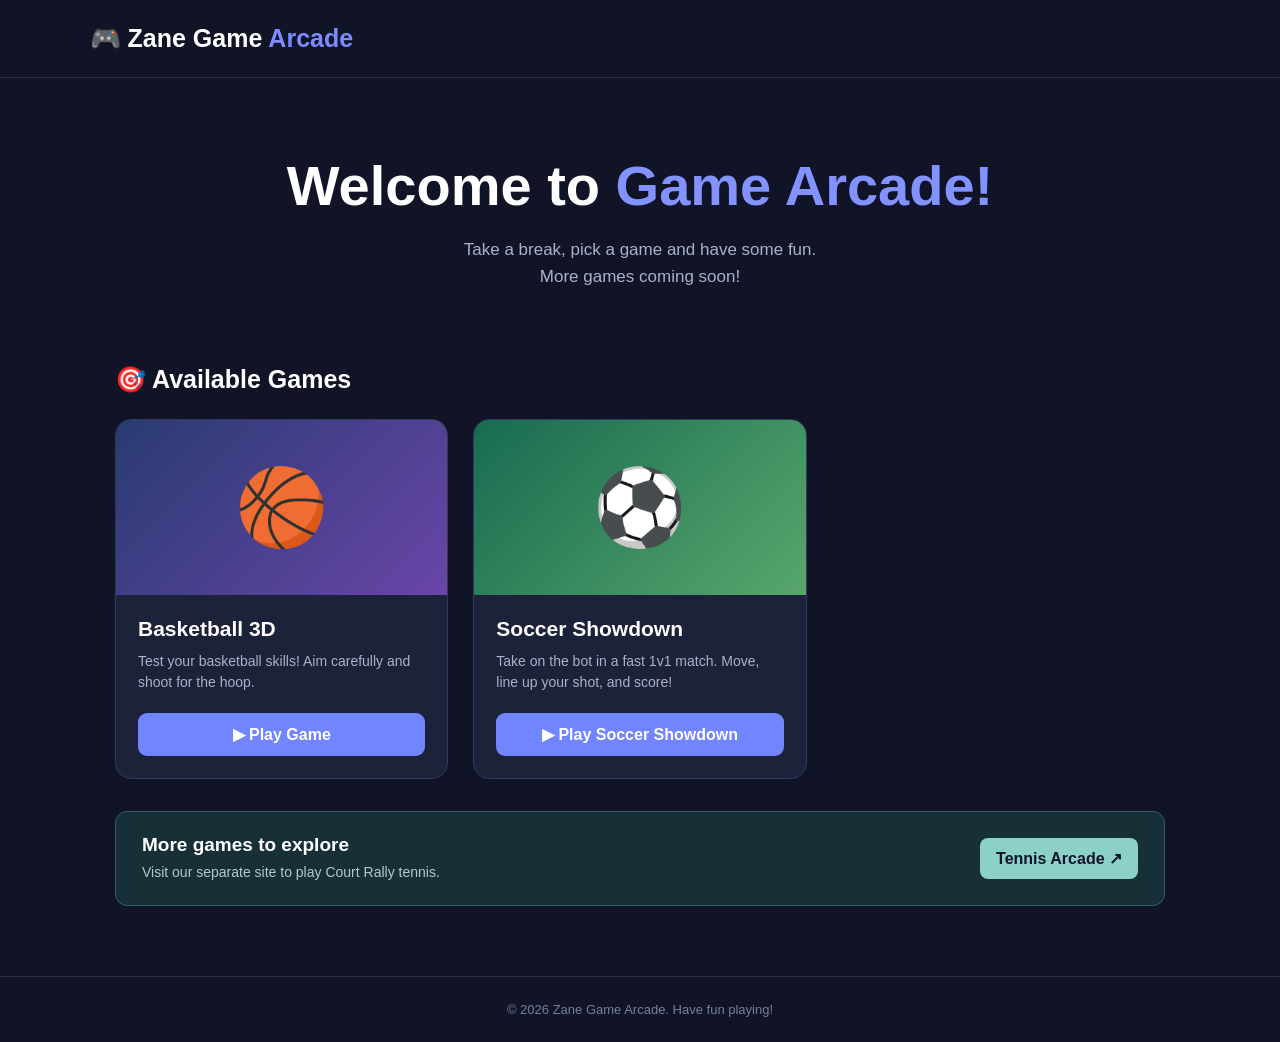
<file: index.html>
<!DOCTYPE html>
<html lang="en">
<head>
    <meta charset="UTF-8">
    <meta name="viewport" content="width=device-width, initial-scale=1.0">
    <meta name="theme-color" content="#101426">

    <title>Zane Game Arcade</title>
    <meta name="description" content="Play fun online games at Zane Game Arcade.">

    <style>
        * {
            box-sizing: border-box;
            margin: 0;
            padding: 0;
        }

        body {
            font-family: Arial, sans-serif;
            background: #101426;
            color: #ffffff;
            min-height: 100vh;
        }

        header {
            padding: 24px 7%;
            display: flex;
            justify-content: space-between;
            align-items: center;
            border-bottom: 1px solid #29304a;
        }

        .logo {
            font-size: 25px;
            font-weight: bold;
            color: #ffffff;
        }

        .logo span {
            color: #7c8cff;
        }

        .hero {
            text-align: center;
            padding: 75px 20px 55px;
        }

        .hero h1 {
            font-size: clamp(36px, 6vw, 56px);
            margin-bottom: 18px;
        }

        .hero h1 span {
            color: #8292ff;
        }

        .hero p {
            color: #aab1c8;
            font-size: 17px;
            line-height: 1.6;
        }

        .games {
            max-width: 1100px;
            margin: auto;
            padding: 20px 25px 70px;
        }

        .section-title {
            font-size: 25px;
            margin-bottom: 25px;
        }

        .game-grid {
            display: grid;
            grid-template-columns:
                repeat(auto-fill, minmax(260px, 1fr));
            gap: 25px;
        }

        .game-card {
            background: #1b223a;
            border: 1px solid #303a5a;
            border-radius: 16px;
            overflow: hidden;
            transition: transform 0.25s, border-color 0.25s;
        }

        .game-card:hover {
            transform: translateY(-7px);
            border-color: #8292ff;
        }

        .game-image {
            height: 175px;
            display: flex;
            align-items: center;
            justify-content: center;
            background: linear-gradient(135deg, #293b72, #6945a8);
            font-size: 75px;
        }

        .game-info {
            padding: 22px;
        }

        .game-info h3 {
            font-size: 21px;
            margin-bottom: 10px;
        }

        .game-info p {
            color: #aab1c8;
            font-size: 14px;
            line-height: 1.5;
            margin-bottom: 20px;
        }

        .play-button {
            display: block;
            text-align: center;
            background: #7185ff;
            color: white;
            padding: 12px;
            border-radius: 9px;
            text-decoration: none;
            font-weight: bold;
            transition: background 0.2s;
        }

        .play-button:hover {
            background: #536bfa;
        }

        .game-image--soccer {
            background: linear-gradient(135deg, #176b51, #58a66c);
        }

        .arcade-link {
            margin-top: 32px;
            padding: 22px 26px;
            display: flex;
            align-items: center;
            justify-content: space-between;
            gap: 20px;
            background: #172f36;
            border: 1px solid #32616a;
            border-radius: 12px;
        }

        .arcade-link h2 {
            font-size: 19px;
            margin-bottom: 6px;
        }

        .arcade-link p {
            color: #b7c8cb;
            font-size: 14px;
            line-height: 1.5;
        }

        .arcade-link a {
            flex-shrink: 0;
            color: #101426;
            background: #8bd1c7;
            padding: 11px 16px;
            border-radius: 8px;
            text-decoration: none;
            font-weight: bold;
            transition: background 0.2s;
        }

        .arcade-link a:hover {
            background: #a8e3da;
        }

        @media (max-width: 560px) {
            .arcade-link {
                align-items: flex-start;
                flex-direction: column;
            }
        }

        footer {
            text-align: center;
            padding: 25px;
            color: #777f9b;
            border-top: 1px solid #29304a;
            font-size: 13px;
        }

    </style>
</head>

<body>

    <header>
        <div class="logo">🎮 Zane Game <span>Arcade</span></div>
    </header>

    <section class="hero">
        <h1>Welcome to <span>Game Arcade!</span></h1>
        <p>
            Take a break, pick a game and have some fun.
            <br>
            More games coming soon!
        </p>
    </section>

    <main class="games">

        <h2 class="section-title">🎯 Available Games</h2>

        <div class="game-grid">

            <article class="game-card">

                <div class="game-image">
                    🏀
                </div>

                <div class="game-info">
                    <h3>Basketball 3D</h3>

                    <p>
                        Test your basketball skills!
                        Aim carefully and shoot for the hoop.
                    </p>

                    <a
                        href="/bbgjs/basketball3djs.html"
                        class="play-button">
                        ▶ Play Game
                    </a>
                </div>

            </article>

            <article class="game-card">
                <div class="game-image game-image--soccer" aria-hidden="true">
                    ⚽
                </div>

                <div class="game-info">
                    <h3>Soccer Showdown</h3>
                    <p>Take on the bot in a fast 1v1 match. Move, line up your shot, and score!</p>
                    <a href="soccer-showdown/index.html" class="play-button">
                        ▶ Play Soccer Showdown
                    </a>
                </div>
            </article>

        </div>

        <aside class="arcade-link" aria-labelledby="tennis-arcade-title">
            <div>
                <h2 id="tennis-arcade-title">More games to explore</h2>
                <p>Visit our separate site to play Court Rally tennis.</p>
            </div>
            <a href="https://tennisgame-3ff.pages.dev/">
                Tennis Arcade ↗
            </a>
        </aside>

    </main>

    <footer>
        © 2026 Zane Game Arcade. Have fun playing!
    </footer>

</body>
</html>
</file>
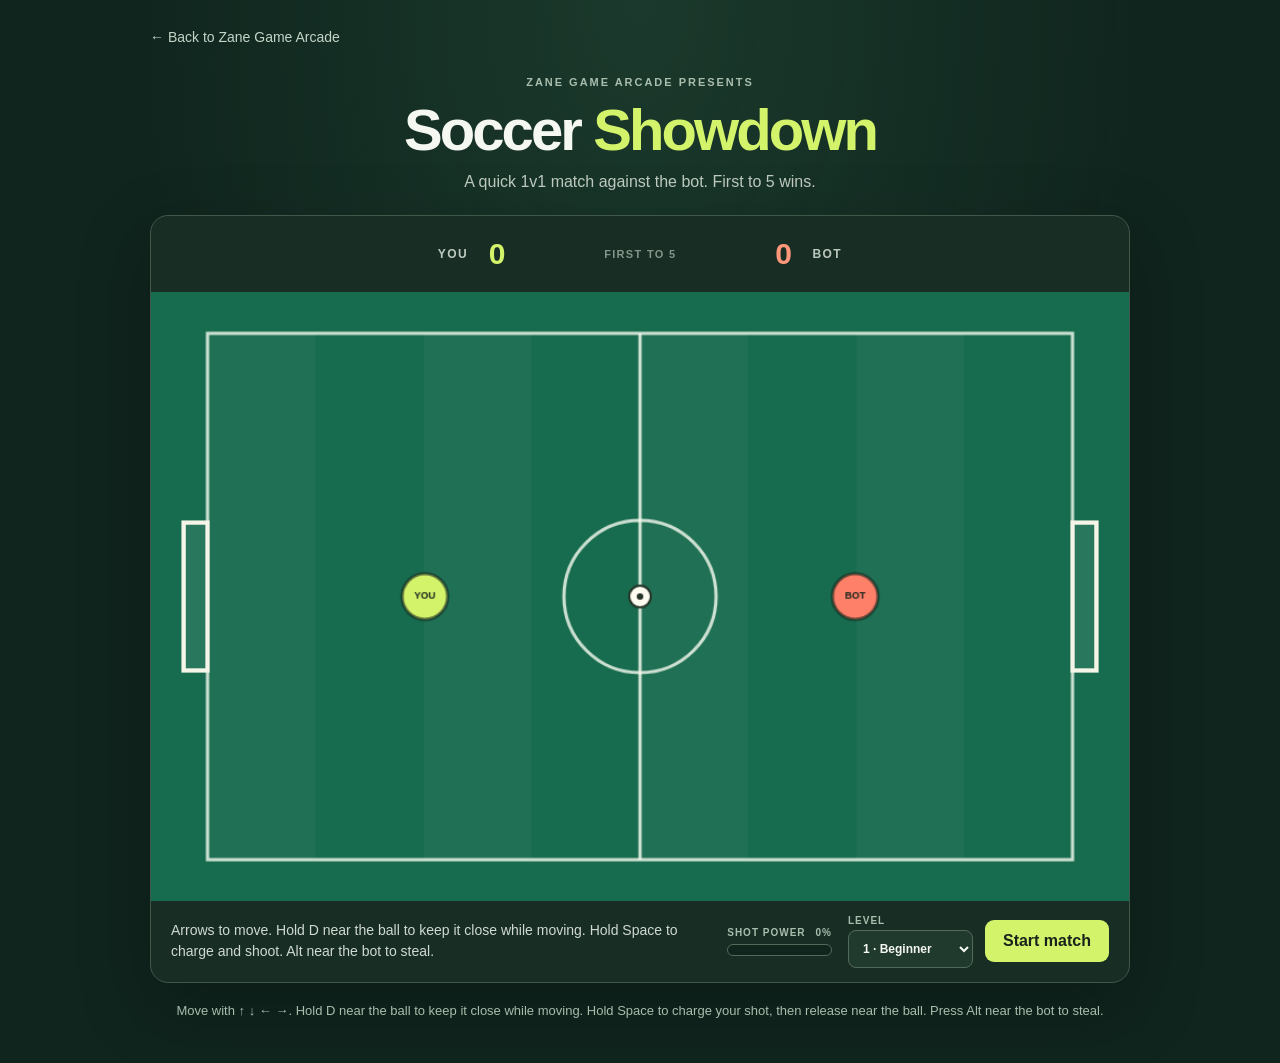
<file: soccer-showdown/index.html>
<!DOCTYPE html>
<html lang="en">
<head>
    <meta charset="UTF-8">
    <meta name="viewport" content="width=device-width, initial-scale=1.0">
    <meta name="theme-color" content="#10251e">
    <meta name="description" content="Play Soccer Showdown, a quick 1v1 soccer game against a bot.">
    <title>Soccer Showdown | Zane Game Arcade</title>
    <link rel="stylesheet" href="style.css">
    <script src="game.js" defer></script>
</head>
<body>
    <main class="page">
        <a class="back-link" href="../index.html">← Back to Zane Game Arcade</a>

        <header class="heading">
            <p class="eyebrow">ZANE GAME ARCADE PRESENTS</p>
            <h1>Soccer <span>Showdown</span></h1>
            <p class="tagline">A quick 1v1 match against the bot. First to 5 wins.</p>
        </header>

        <section class="game-panel" aria-label="Soccer Showdown game">
            <div class="scoreboard" aria-label="Score">
                <div class="score">
                    <span class="score-label">YOU</span>
                    <span id="player-score" class="score-value">0</span>
                </div>
                <div class="match-label">FIRST TO 5</div>
                <div class="score score--opponent">
                    <span class="score-label">BOT</span>
                    <span id="bot-score" class="score-value score-value--bot">0</span>
                </div>
            </div>

            <canvas id="pitch" width="900" height="560" tabindex="0"
                aria-label="Soccer pitch. Move with the arrow keys and hold D near the ball to dribble while moving. Hold Space to charge a shot and press Alt near the bot to steal.">
                Your browser does not support the canvas element.
            </canvas>

            <div class="game-controls">
                <p id="game-status" class="game-status" aria-live="polite">
                    Arrows to move. Hold D near the ball to keep it close while moving. Hold Space to charge and shoot. Alt near the bot to steal.
                </p>
                <div class="power-meter">
                    <div class="power-meter-labels">
                        <span>SHOT POWER</span>
                        <span id="power-value">0%</span>
                    </div>
                    <div id="power-track" class="power-track" role="progressbar"
                        aria-label="Shot power" aria-valuemin="0" aria-valuemax="100" aria-valuenow="0">
                        <div id="power-fill" class="power-fill"></div>
                    </div>
                </div>
                <div class="game-actions">
                    <label class="level-picker" for="level-select">
                        LEVEL
                        <select id="level-select" aria-label="Bot difficulty level">
                            <option value="1">1 · Beginner</option>
                            <option value="2">2 · Rookie</option>
                            <option value="3">3 · Pro</option>
                            <option value="4">4 · Expert</option>
                            <option value="5">5 · Elite</option>
                        </select>
                    </label>
                    <button id="start-button" class="start-button" type="button">Start match</button>
                </div>
            </div>
        </section>

        <p class="help-text">Move with ↑ ↓ ← →. Hold D near the ball to keep it close while moving. Hold Space to charge your shot, then release near the ball. Press Alt near the bot to steal.</p>
    </main>
</body>
</html>
</file>
<file: soccer-showdown/style.css>
:root {
    color-scheme: dark;
    font-family: Arial, sans-serif;
    background: #10251e;
    color: #f5f7f1;
    font-synthesis: none;
    text-rendering: optimizeLegibility;
}

* {
    box-sizing: border-box;
}

body {
    min-width: 320px;
    min-height: 100vh;
    margin: 0;
    background:
        radial-gradient(ellipse at 50% 0, rgba(52, 104, 76, 0.3), transparent 55%),
        #10251e;
}

button,
a {
    font: inherit;
}

.page {
    width: min(100% - 32px, 980px);
    margin: 0 auto;
    padding: 28px 0 42px;
}

.back-link {
    color: #c4d5c8;
    font-size: 14px;
    text-decoration: none;
}

.back-link:hover {
    color: #d3f36b;
}

.heading {
    padding: 30px 0 24px;
    text-align: center;
}

.eyebrow {
    margin: 0 0 8px;
    color: #a9bdad;
    font-size: 11px;
    font-weight: 700;
    letter-spacing: 0.18em;
}

h1 {
    margin: 0;
    font-size: clamp(38px, 8vw, 58px);
    letter-spacing: -0.05em;
}

h1 span {
    color: #d3f36b;
}

.tagline {
    margin: 10px 0 0;
    color: #bdc9bf;
}

.game-panel {
    overflow: hidden;
    border: 1px solid #40574a;
    border-radius: 18px;
    background: #182e25;
    box-shadow: 0 24px 70px rgba(0, 0, 0, 0.25);
}

.scoreboard {
    display: flex;
    min-height: 76px;
    align-items: center;
    justify-content: center;
    gap: clamp(24px, 9vw, 90px);
    padding: 10px 20px;
}

.score {
    display: flex;
    align-items: center;
    gap: 12px;
}

.score--opponent {
    flex-direction: row-reverse;
}

.score-label {
    color: #bdc9bf;
    font-size: 12px;
    font-weight: 700;
    letter-spacing: 0.12em;
}

.score-value {
    min-width: 34px;
    color: #d3f36b;
    font-size: 30px;
    font-weight: 700;
    text-align: center;
}

.score-value--bot {
    color: #ff987a;
}

.match-label {
    color: #849589;
    font-size: 11px;
    font-weight: 700;
    letter-spacing: 0.12em;
}

#pitch {
    display: block;
    width: 100%;
    height: auto;
    background: #24644d;
    outline: none;
}

#pitch:focus-visible {
    box-shadow: inset 0 0 0 3px #d3f36b;
}

.game-controls {
    display: flex;
    min-height: 78px;
    align-items: center;
    justify-content: space-between;
    gap: 16px;
    padding: 14px 20px;
}

.power-meter {
    flex: 1 1 150px;
    max-width: 220px;
}

.power-meter-labels {
    display: flex;
    justify-content: space-between;
    margin-bottom: 6px;
    color: #a9bdad;
    font-size: 10px;
    font-weight: 700;
    letter-spacing: 0.1em;
}

.power-track {
    overflow: hidden;
    height: 12px;
    border: 1px solid #536a5b;
    border-radius: 999px;
    background: #10251e;
}

.power-fill {
    width: 0;
    height: 100%;
    border-radius: inherit;
    background: linear-gradient(90deg, #d3f36b, #ffcb62, #ff8068);
    transition: width 0.04s linear;
}

.game-actions {
    display: flex;
    flex: 0 0 auto;
    align-items: center;
    gap: 12px;
}

.level-picker {
    display: grid;
    gap: 4px;
    color: #a9bdad;
    font-size: 10px;
    font-weight: 700;
    letter-spacing: 0.1em;
}

.level-picker select {
    max-width: 150px;
    border: 1px solid #536a5b;
    border-radius: 8px;
    padding: 10px 24px 10px 10px;
    background: #203a2e;
    color: #f5f7f1;
    font: inherit;
    font-size: 12px;
    letter-spacing: normal;
}

.game-status {
    margin: 0;
    color: #d0d9d1;
    font-size: 14px;
    line-height: 1.5;
}

.start-button {
    flex: 0 0 auto;
    border: 0;
    border-radius: 9px;
    padding: 12px 18px;
    background: #d3f36b;
    color: #17241b;
    cursor: pointer;
    font-weight: 700;
    transition: background 0.2s, transform 0.2s;
}

.start-button:hover {
    transform: translateY(-1px);
    background: #e0ff83;
}

.start-button:focus-visible,
.back-link:focus-visible {
    outline: 3px solid #d3f36b;
    outline-offset: 3px;
}

.help-text {
    margin: 18px 0 0;
    color: #a9bdad;
    font-size: 13px;
    line-height: 1.6;
    text-align: center;
}

@media (max-width: 560px) {
    .page {
        width: min(100% - 20px, 980px);
        padding-top: 20px;
    }

    .heading {
        padding: 25px 0 19px;
    }

    .game-panel {
        border-radius: 13px;
    }

    .scoreboard {
        min-height: 64px;
        gap: 18px;
        padding: 8px 12px;
    }

    .score {
        gap: 7px;
    }

    .score-label,
    .match-label {
        font-size: 10px;
    }

    .score-value {
        min-width: 26px;
        font-size: 25px;
    }

    .game-controls {
        align-items: stretch;
        flex-direction: column;
        padding: 14px;
    }

    .power-meter {
        max-width: none;
        width: 100%;
    }

    .game-actions {
        align-items: stretch;
        flex-direction: column;
    }

    .level-picker select {
        max-width: none;
        width: 100%;
    }

    .start-button {
        width: 100%;
    }
}

@media (prefers-reduced-motion: reduce) {
    *,
    *::before,
    *::after {
        scroll-behavior: auto !important;
        transition-duration: 0.01ms !important;
    }
}
</file>
